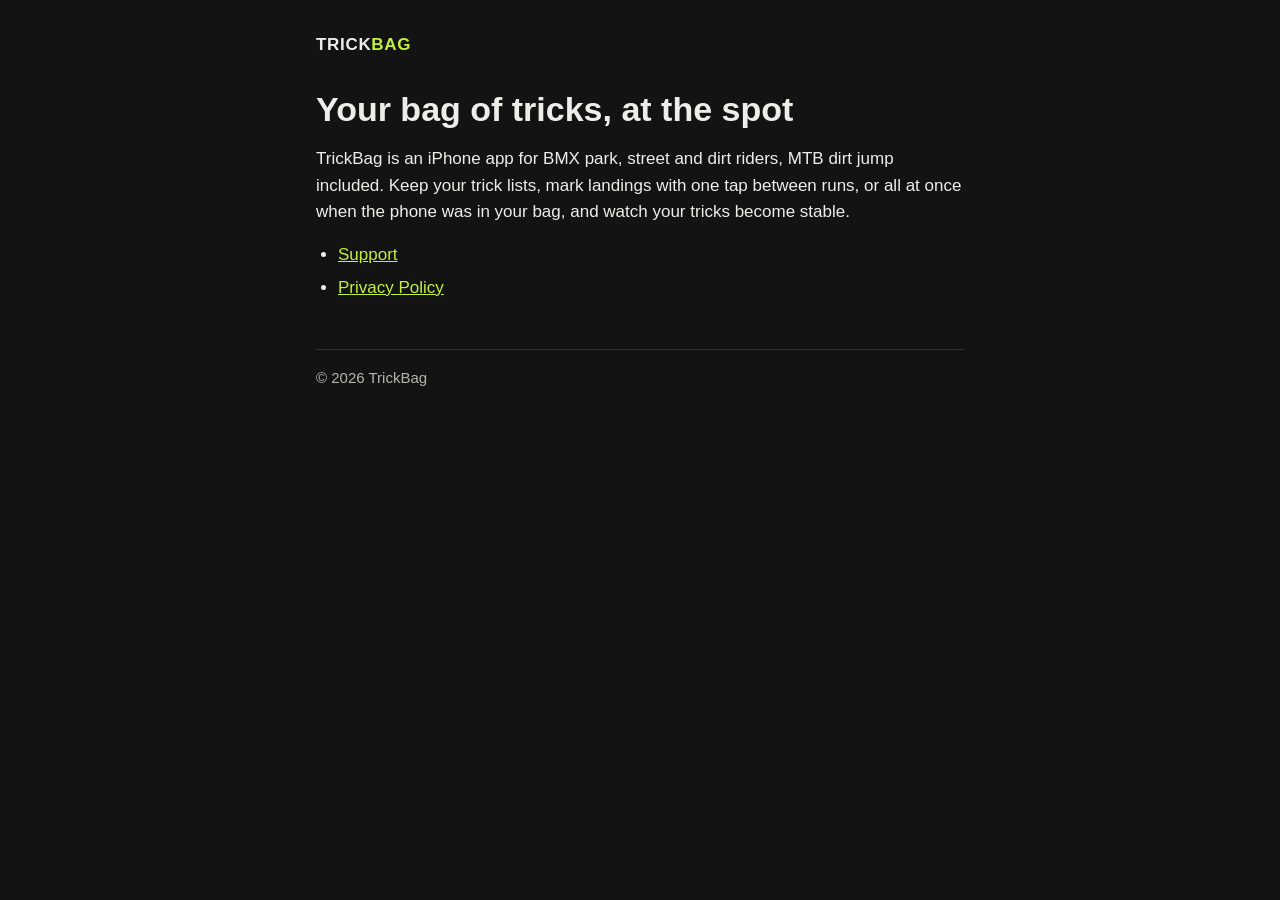
<file: index.html>
<!doctype html>
<html lang="en">
<head>
<meta charset="utf-8">
<meta name="viewport" content="width=device-width, initial-scale=1">
<title>TrickBag</title>
<meta name="description" content="TrickBag: trick lists, sessions and landings for BMX and MTB dirt riders.">
<link rel="stylesheet" href="style.css">
</head>
<body>
<main>
  <header>
    <a class="brand" href="./">Trick<span>Bag</span></a>
  </header>
  <h1>Your bag of tricks, at the spot</h1>
  <p>TrickBag is an iPhone app for BMX park, street and dirt riders, MTB dirt jump included. Keep your trick lists, mark landings with one tap between runs, or all at once when the phone was in your bag, and watch your tricks become stable.</p>
  <ul>
    <li><a href="support.html">Support</a></li>
    <li><a href="privacy.html">Privacy Policy</a></li>
  </ul>
  <footer>© 2026 TrickBag</footer>
</main>
</body>
</html>
</file>
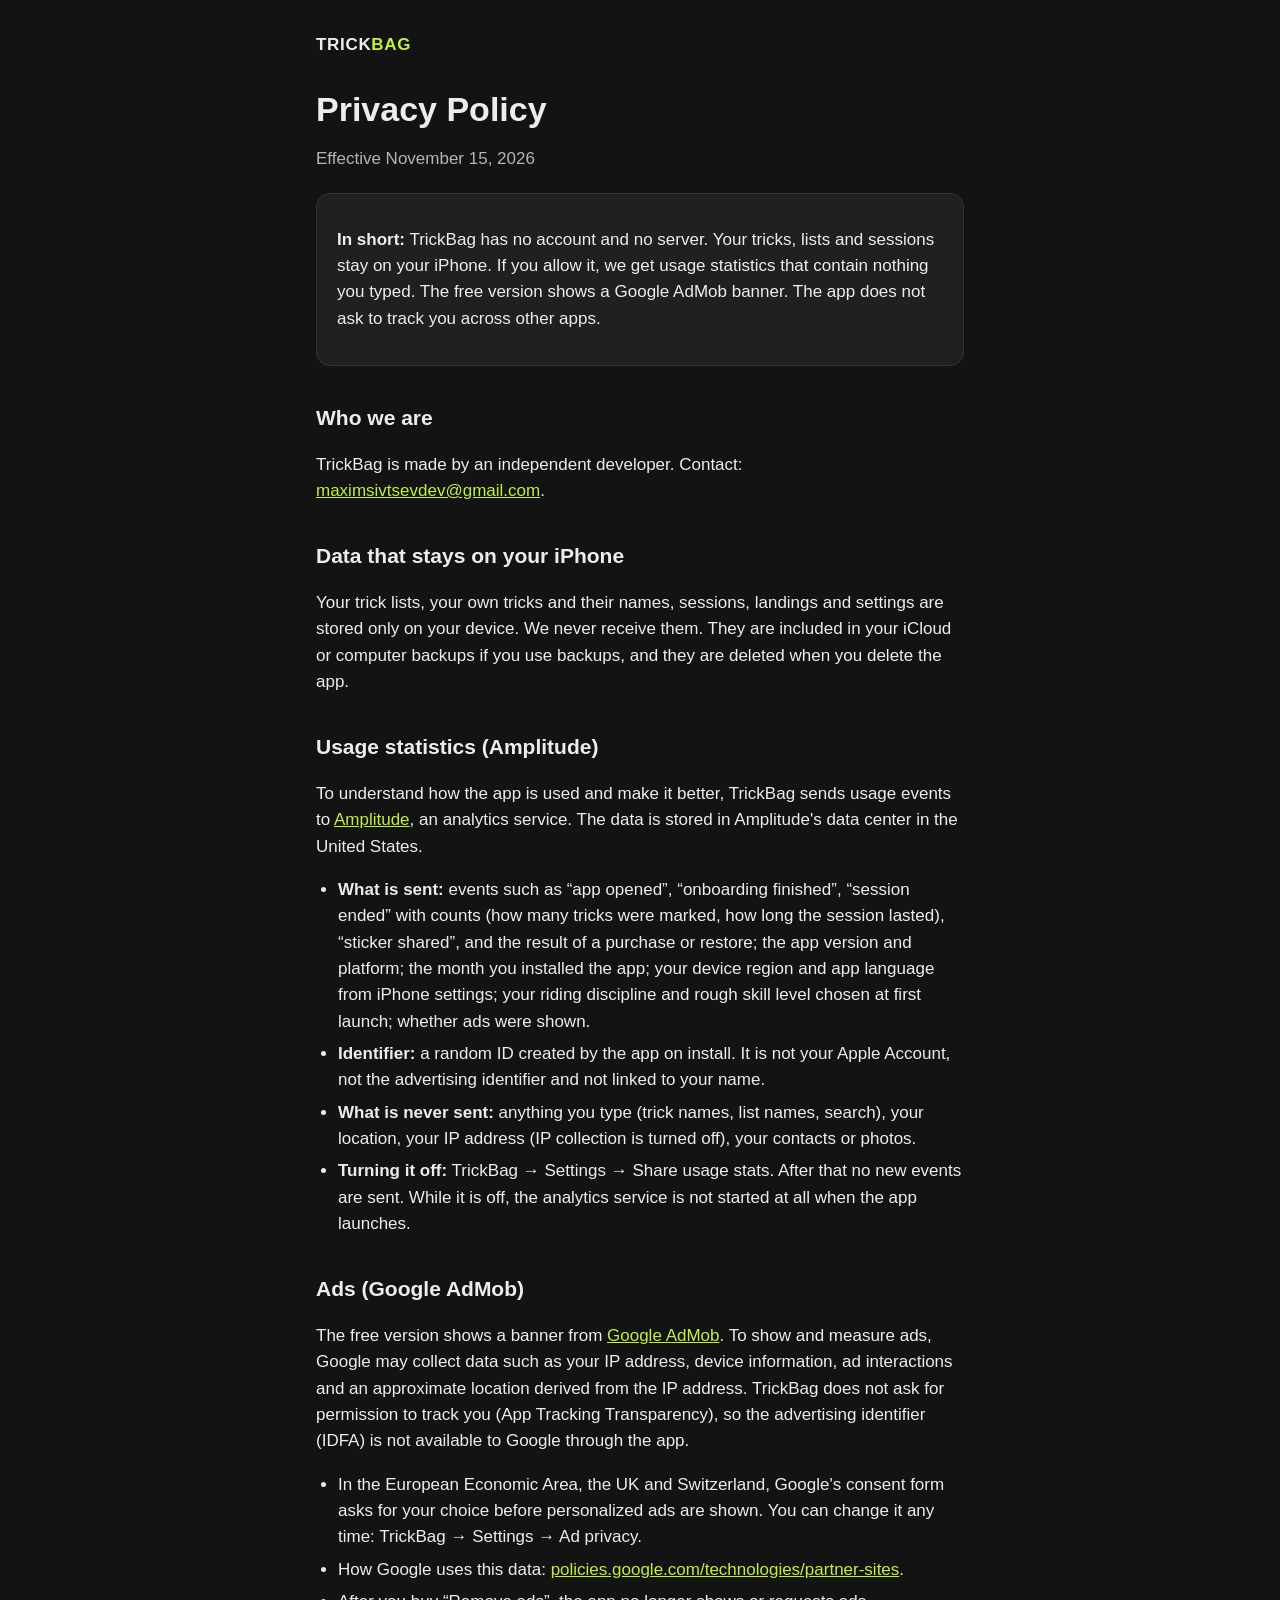
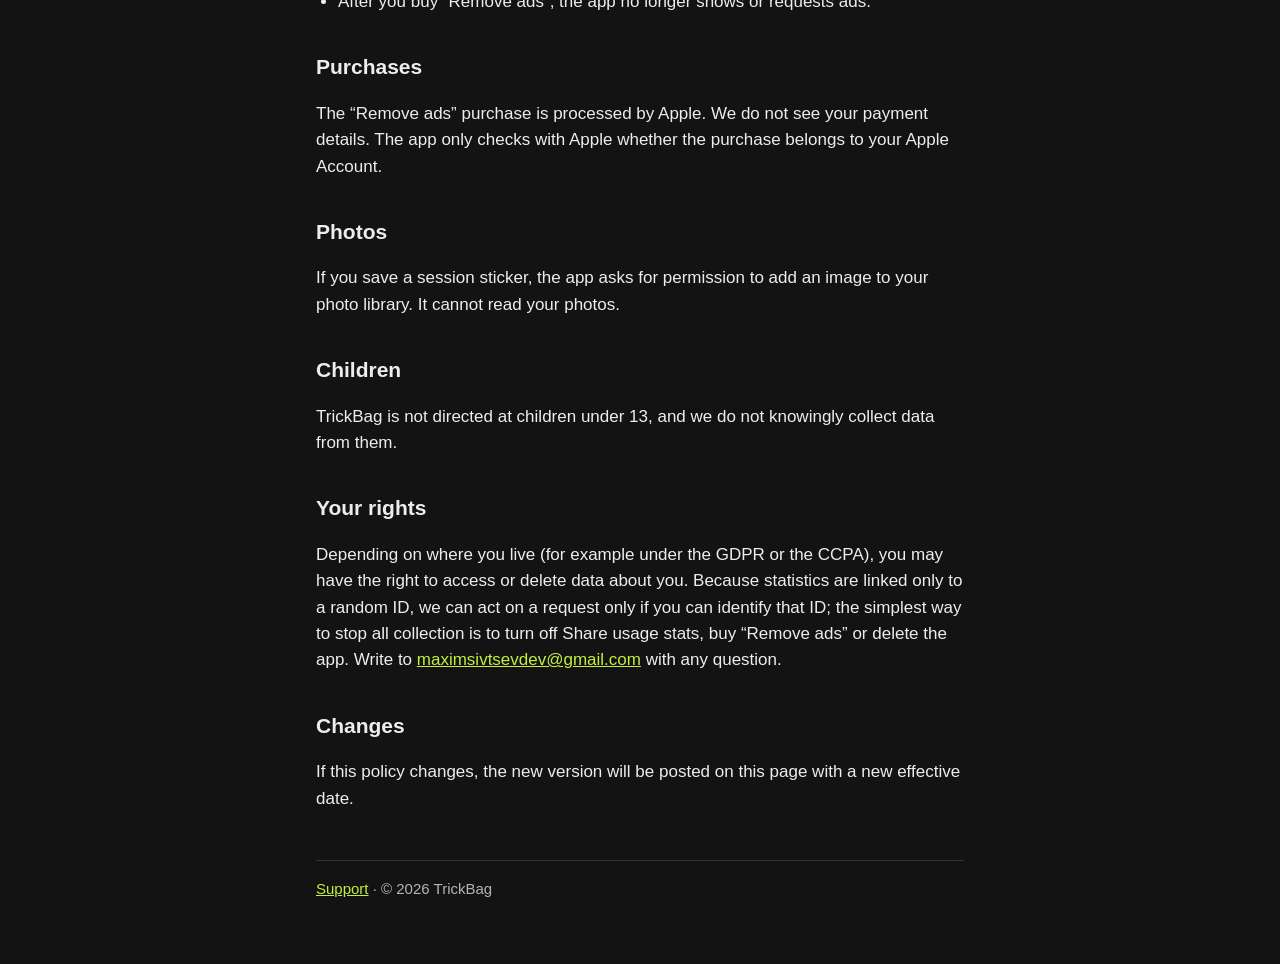
<file: privacy.html>
<!doctype html>
<html lang="en">
<head>
<meta charset="utf-8">
<meta name="viewport" content="width=device-width, initial-scale=1">
<title>TrickBag Privacy Policy</title>
<link rel="stylesheet" href="style.css">
</head>
<body>
<main>
  <header>
    <a class="brand" href="./">Trick<span>Bag</span></a>
  </header>
  <h1>Privacy Policy</h1>
  <p class="muted">Effective November 15, 2026</p>

  <div class="card">
    <p><strong>In short:</strong> TrickBag has no account and no server. Your tricks, lists and sessions stay on your iPhone. If you allow it, we get usage statistics that contain nothing you typed. The free version shows a Google AdMob banner. The app does not ask to track you across other apps.</p>
  </div>

  <h2>Who we are</h2>
  <p>TrickBag is made by an independent developer. Contact: <a href="mailto:maximsivtsevdev@gmail.com">maximsivtsevdev@gmail.com</a>.</p>

  <h2>Data that stays on your iPhone</h2>
  <p>Your trick lists, your own tricks and their names, sessions, landings and settings are stored only on your device. We never receive them. They are included in your iCloud or computer backups if you use backups, and they are deleted when you delete the app.</p>

  <h2>Usage statistics (Amplitude)</h2>
  <p>To understand how the app is used and make it better, TrickBag sends usage events to <a href="https://amplitude.com/privacy">Amplitude</a>, an analytics service. The data is stored in Amplitude's data center in the United States.</p>
  <ul>
    <li><strong>What is sent:</strong> events such as “app opened”, “onboarding finished”, “session ended” with counts (how many tricks were marked, how long the session lasted), “sticker shared”, and the result of a purchase or restore; the app version and platform; the month you installed the app; your device region and app language from iPhone settings; your riding discipline and rough skill level chosen at first launch; whether ads were shown.</li>
    <li><strong>Identifier:</strong> a random ID created by the app on install. It is not your Apple Account, not the advertising identifier and not linked to your name.</li>
    <li><strong>What is never sent:</strong> anything you type (trick names, list names, search), your location, your IP address (IP collection is turned off), your contacts or photos.</li>
    <li><strong>Turning it off:</strong> TrickBag → Settings → Share usage stats. After that no new events are sent. While it is off, the analytics service is not started at all when the app launches.</li>
  </ul>

  <h2>Ads (Google AdMob)</h2>
  <p>The free version shows a banner from <a href="https://admob.google.com">Google AdMob</a>. To show and measure ads, Google may collect data such as your IP address, device information, ad interactions and an approximate location derived from the IP address. TrickBag does not ask for permission to track you (App Tracking Transparency), so the advertising identifier (IDFA) is not available to Google through the app.</p>
  <ul>
    <li>In the European Economic Area, the UK and Switzerland, Google's consent form asks for your choice before personalized ads are shown. You can change it any time: TrickBag → Settings → Ad privacy.</li>
    <li>How Google uses this data: <a href="https://policies.google.com/technologies/partner-sites">policies.google.com/technologies/partner-sites</a>.</li>
    <li>After you buy “Remove ads”, the app no longer shows or requests ads.</li>
  </ul>

  <h2>Purchases</h2>
  <p>The “Remove ads” purchase is processed by Apple. We do not see your payment details. The app only checks with Apple whether the purchase belongs to your Apple Account.</p>

  <h2>Photos</h2>
  <p>If you save a session sticker, the app asks for permission to add an image to your photo library. It cannot read your photos.</p>

  <h2>Children</h2>
  <p>TrickBag is not directed at children under 13, and we do not knowingly collect data from them.</p>

  <h2>Your rights</h2>
  <p>Depending on where you live (for example under the GDPR or the CCPA), you may have the right to access or delete data about you. Because statistics are linked only to a random ID, we can act on a request only if you can identify that ID; the simplest way to stop all collection is to turn off Share usage stats, buy “Remove ads” or delete the app. Write to <a href="mailto:maximsivtsevdev@gmail.com">maximsivtsevdev@gmail.com</a> with any question.</p>

  <h2>Changes</h2>
  <p>If this policy changes, the new version will be posted on this page with a new effective date.</p>

  <footer><a href="support.html">Support</a> · © 2026 TrickBag</footer>
</main>
</body>
</html>
</file>
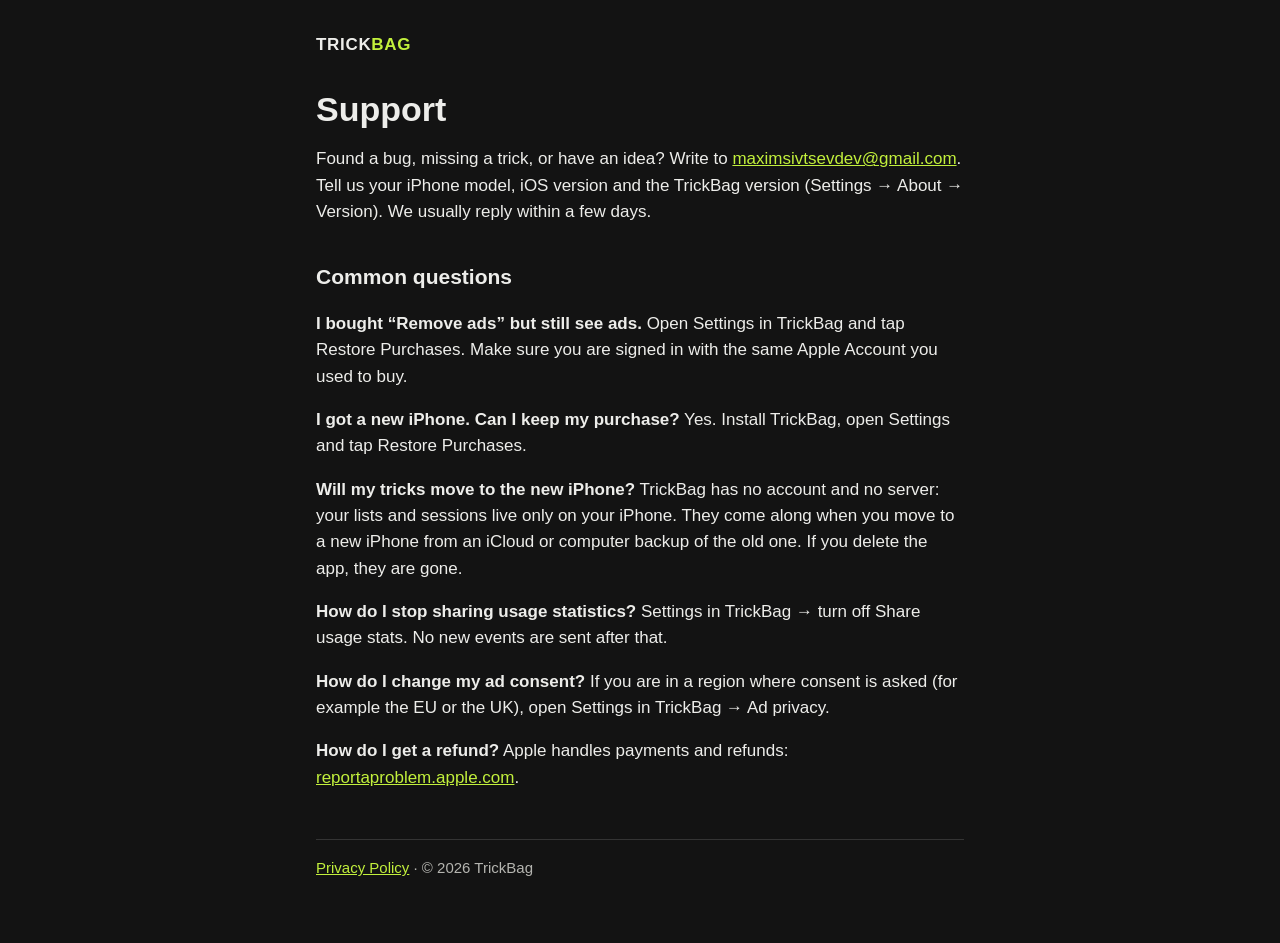
<file: support.html>
<!doctype html>
<html lang="en">
<head>
<meta charset="utf-8">
<meta name="viewport" content="width=device-width, initial-scale=1">
<title>TrickBag Support</title>
<link rel="stylesheet" href="style.css">
</head>
<body>
<main>
  <header>
    <a class="brand" href="./">Trick<span>Bag</span></a>
  </header>
  <h1>Support</h1>
  <p>Found a bug, missing a trick, or have an idea? Write to <a href="mailto:maximsivtsevdev@gmail.com">maximsivtsevdev@gmail.com</a>. Tell us your iPhone model, iOS version and the TrickBag version (Settings → About → Version). We usually reply within a few days.</p>

  <h2>Common questions</h2>
  <p><strong>I bought “Remove ads” but still see ads.</strong> Open Settings in TrickBag and tap Restore Purchases. Make sure you are signed in with the same Apple Account you used to buy.</p>
  <p><strong>I got a new iPhone. Can I keep my purchase?</strong> Yes. Install TrickBag, open Settings and tap Restore Purchases.</p>
  <p><strong>Will my tricks move to the new iPhone?</strong> TrickBag has no account and no server: your lists and sessions live only on your iPhone. They come along when you move to a new iPhone from an iCloud or computer backup of the old one. If you delete the app, they are gone.</p>
  <p><strong>How do I stop sharing usage statistics?</strong> Settings in TrickBag → turn off Share usage stats. No new events are sent after that.</p>
  <p><strong>How do I change my ad consent?</strong> If you are in a region where consent is asked (for example the EU or the UK), open Settings in TrickBag → Ad privacy.</p>
  <p><strong>How do I get a refund?</strong> Apple handles payments and refunds: <a href="https://reportaproblem.apple.com">reportaproblem.apple.com</a>.</p>

  <footer><a href="privacy.html">Privacy Policy</a> · © 2026 TrickBag</footer>
</main>
</body>
</html>
</file>
<file: style.css>
/* TrickBag site: dark only, X3 "Clay" tokens from app/Resources/Assets.xcassets/X3 */
:root {
  --bg: #131313;
  --surface: #202020;
  --line: #343434;
  --text: #EDEDEA;
  --text-2: #B5B5B0;
  --lime: #C2F03C;
  color-scheme: dark;
}
* { box-sizing: border-box; }
html { -webkit-text-size-adjust: 100%; }
body {
  margin: 0;
  background: var(--bg);
  color: var(--text);
  font: 17px/1.55 -apple-system, BlinkMacSystemFont, "Segoe UI", Roboto, sans-serif;
}
main { max-width: 680px; margin: 0 auto; padding: 32px 16px 64px; }
header { display: flex; align-items: center; justify-content: space-between; gap: 16px; margin-bottom: 32px; }
.brand { color: var(--text); text-decoration: none; font-weight: 800; letter-spacing: .04em; text-transform: uppercase; }
.brand span { color: var(--lime); }
nav a { color: var(--text-2); margin-left: 16px; }
h1 { font-size: clamp(26px, 7.5vw, 34px); line-height: 1.15; margin: 0 0 8px; hyphens: auto; overflow-wrap: break-word; }
h2 { font-size: 21px; margin: 36px 0 8px; }
p, li { color: var(--text); }
.muted { color: var(--text-2); }
a { color: var(--lime); }
ul { padding-left: 22px; }
li { margin: 6px 0; }
.card { background: var(--surface); border: 1px solid var(--line); border-radius: 14px; padding: 16px 20px; margin: 20px 0; }
footer { margin-top: 48px; padding-top: 16px; border-top: 1px solid var(--line); color: var(--text-2); font-size: 15px; }
@media (prefers-contrast: more) {
  :root { --text-2: #EDEDEA; --line: #858583; }
}
</file>
